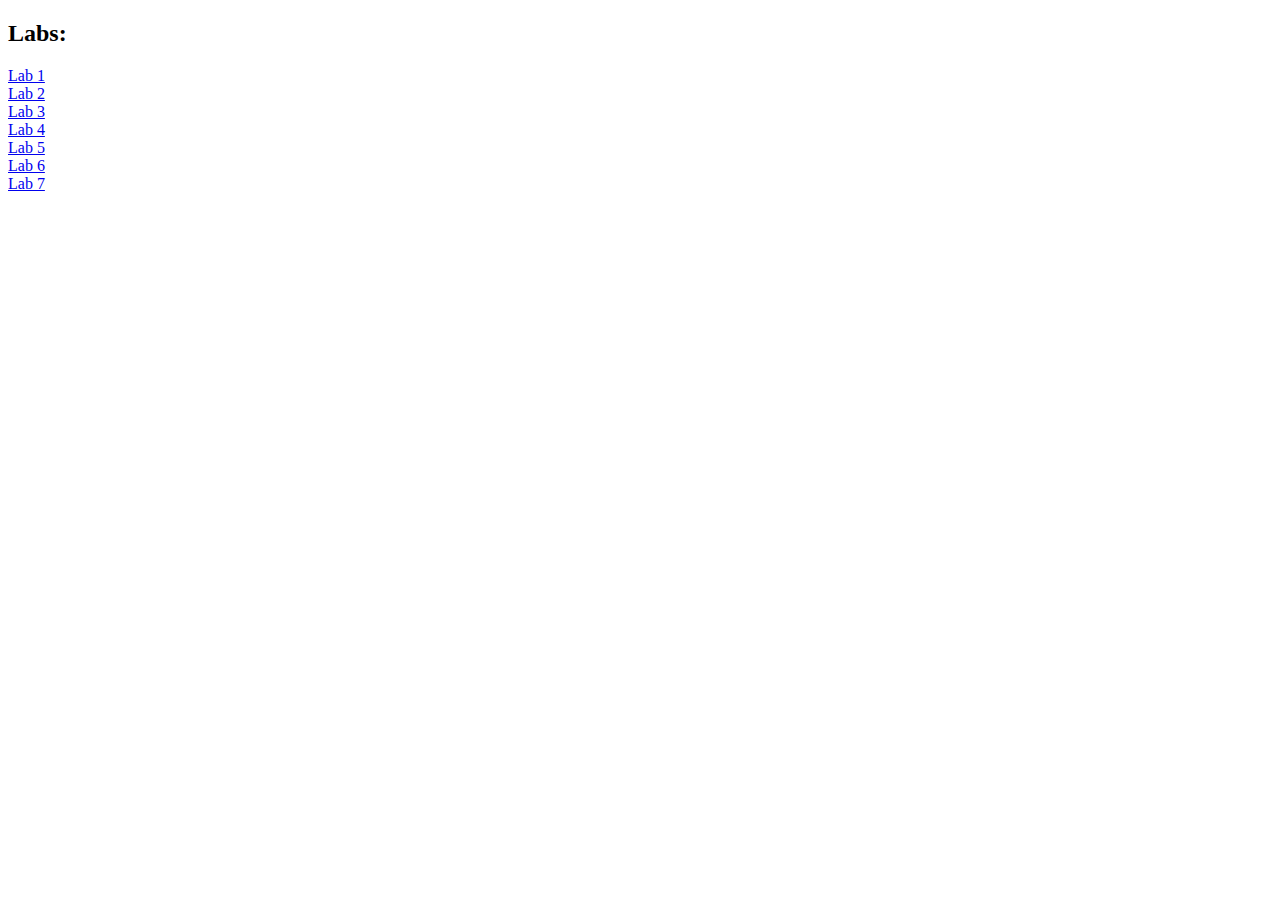
<file: index.html>
<!DOCTYPE html>
<html lang="en">
<head>
    <meta charset="UTF-8">
    <meta name="description" content="Front End course project">
    <meta name="keywords" content="HTML, CSS, JavaScript">
    <meta http-equiv="X-UA-Compatible" content="IE=edge">
    <meta name="viewport" content="width=device-width, initial-scale=1.0">
    <title>Lutsai K. A. IT-91 V26</title>
</head>
<body>
    <div>
        <h2>Labs:</h2>
        <a href="./lab1/index.html">Lab 1</a>
        <br>
        <a href="./lab2/index.html">Lab 2</a>
        <br>
        <a href="./lab3/index.html">Lab 3</a>
        <br>
        <a href="./lab4/index.html">Lab 4</a>
        <br>
        <a href="./lab5/index.html">Lab 5</a>
        <br>
        <a href="./lab6/index.html">Lab 6</a>
        <br>
        <a href="./lab7/index.html">Lab 7</a>
    </div>
</body>
</html>
</file>
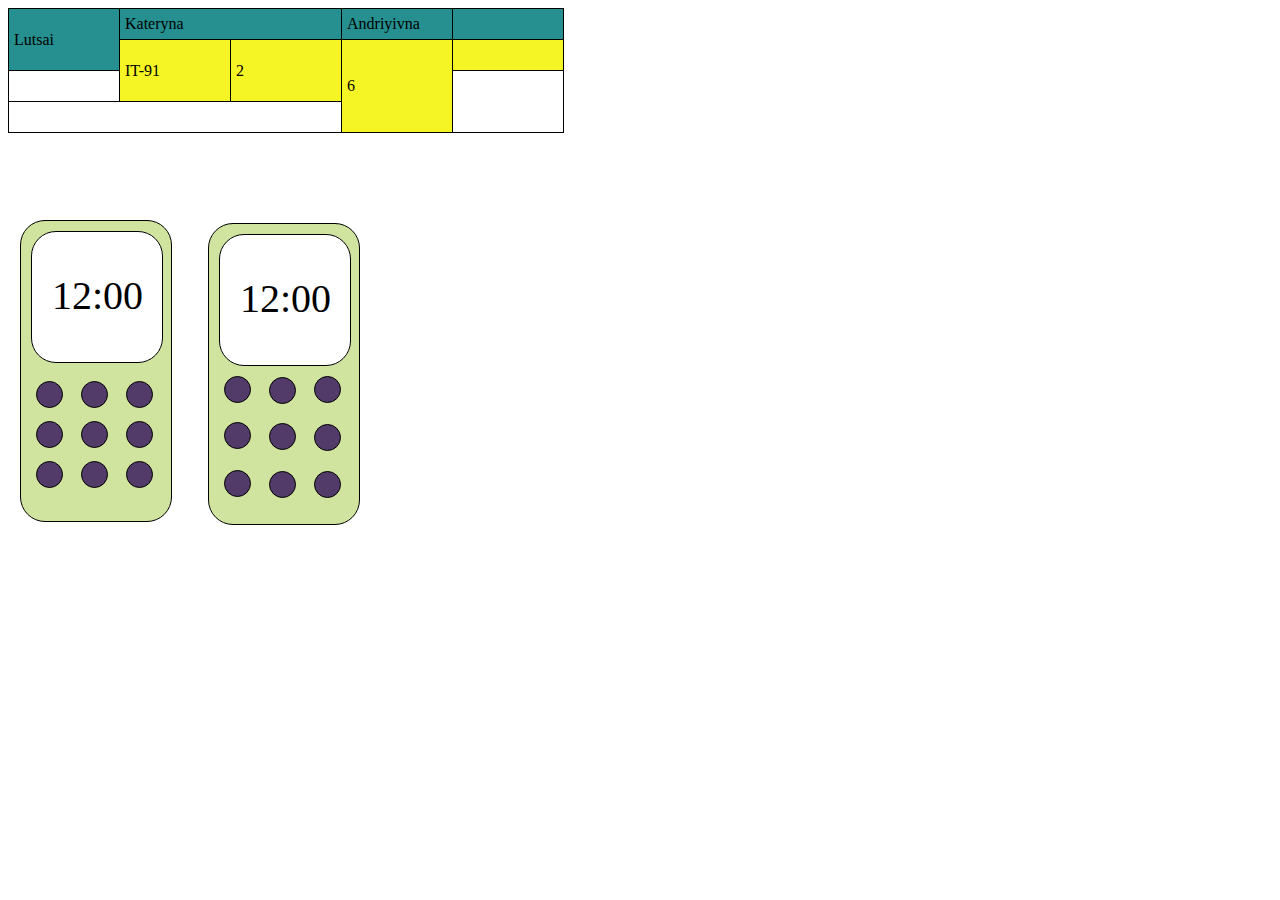
<file: lab2/index.html>
<!DOCTYPE html>
<html lang="en">
<head>
    <meta charset="UTF-8">
    <meta name="description" content="Front End course project">
    <meta name="keywords" content="HTML, CSS, JavaScript">
    <meta http-equiv="X-UA-Compatible" content="IE=edge">
    <meta name="viewport" content="width=device-width, initial-scale=1.0">
    <title>Lutsai K. A. IT-91 Lab2 V6</title>
    <link rel="stylesheet" href="style.css">
</head>
<body>
    <div>
        <table>
            <tr class="tr1">
                <td rowspan="2">Lutsai</td>
                <td colspan="2">Kateryna</td>
                <td>Andriyivna</td>
                <td></td>
            </tr>
            <tr class="tr2">
                <td rowspan="2">IT-91</td>
                <td rowspan="2">2</td>
                <td rowspan="3">6</td>
                <td></td>
            </tr>
            <tr>
                <td></td>
                <td rowspan="2"></td>
            </tr>
            <tr>
                <td colspan="3"></td>
            </tr>
        </table>
    </div>
    <div>
        <div class="pa phone">
            <div class="pa screen">
                <p class="pa time">12:00</p>
            </div>
            <div class="pa row1 col1 button"></div>
            <div class="pa row1 col2 button"></div>
            <div class="pa row1 col3 button"></div>
            <div class="pa row2 col1 button"></div>
            <div class="pa row2 col2 button"></div>
            <div class="pa row2 col3 button"></div>
            <div class="pa row3 col1 button"></div>
            <div class="pa row3 col2 button"></div>
            <div class="pa row3 col3 button"></div>
        </div>

        <div class="device">
            <div class="display">
                <p class="data">12:00</p>
            </div>
            <div class="but button1"></div>
            <div class="but button2"></div>
            <div class="but button3"></div>
            <div class="but button4"></div>
            <div class="but button5"></div>
            <div class="but button6"></div>
            <div class="but button7"></div>
            <div class="but button8"></div>
            <div class="but button9"></div>
        </div>
    </div>
    
</body>
</html>
</file>
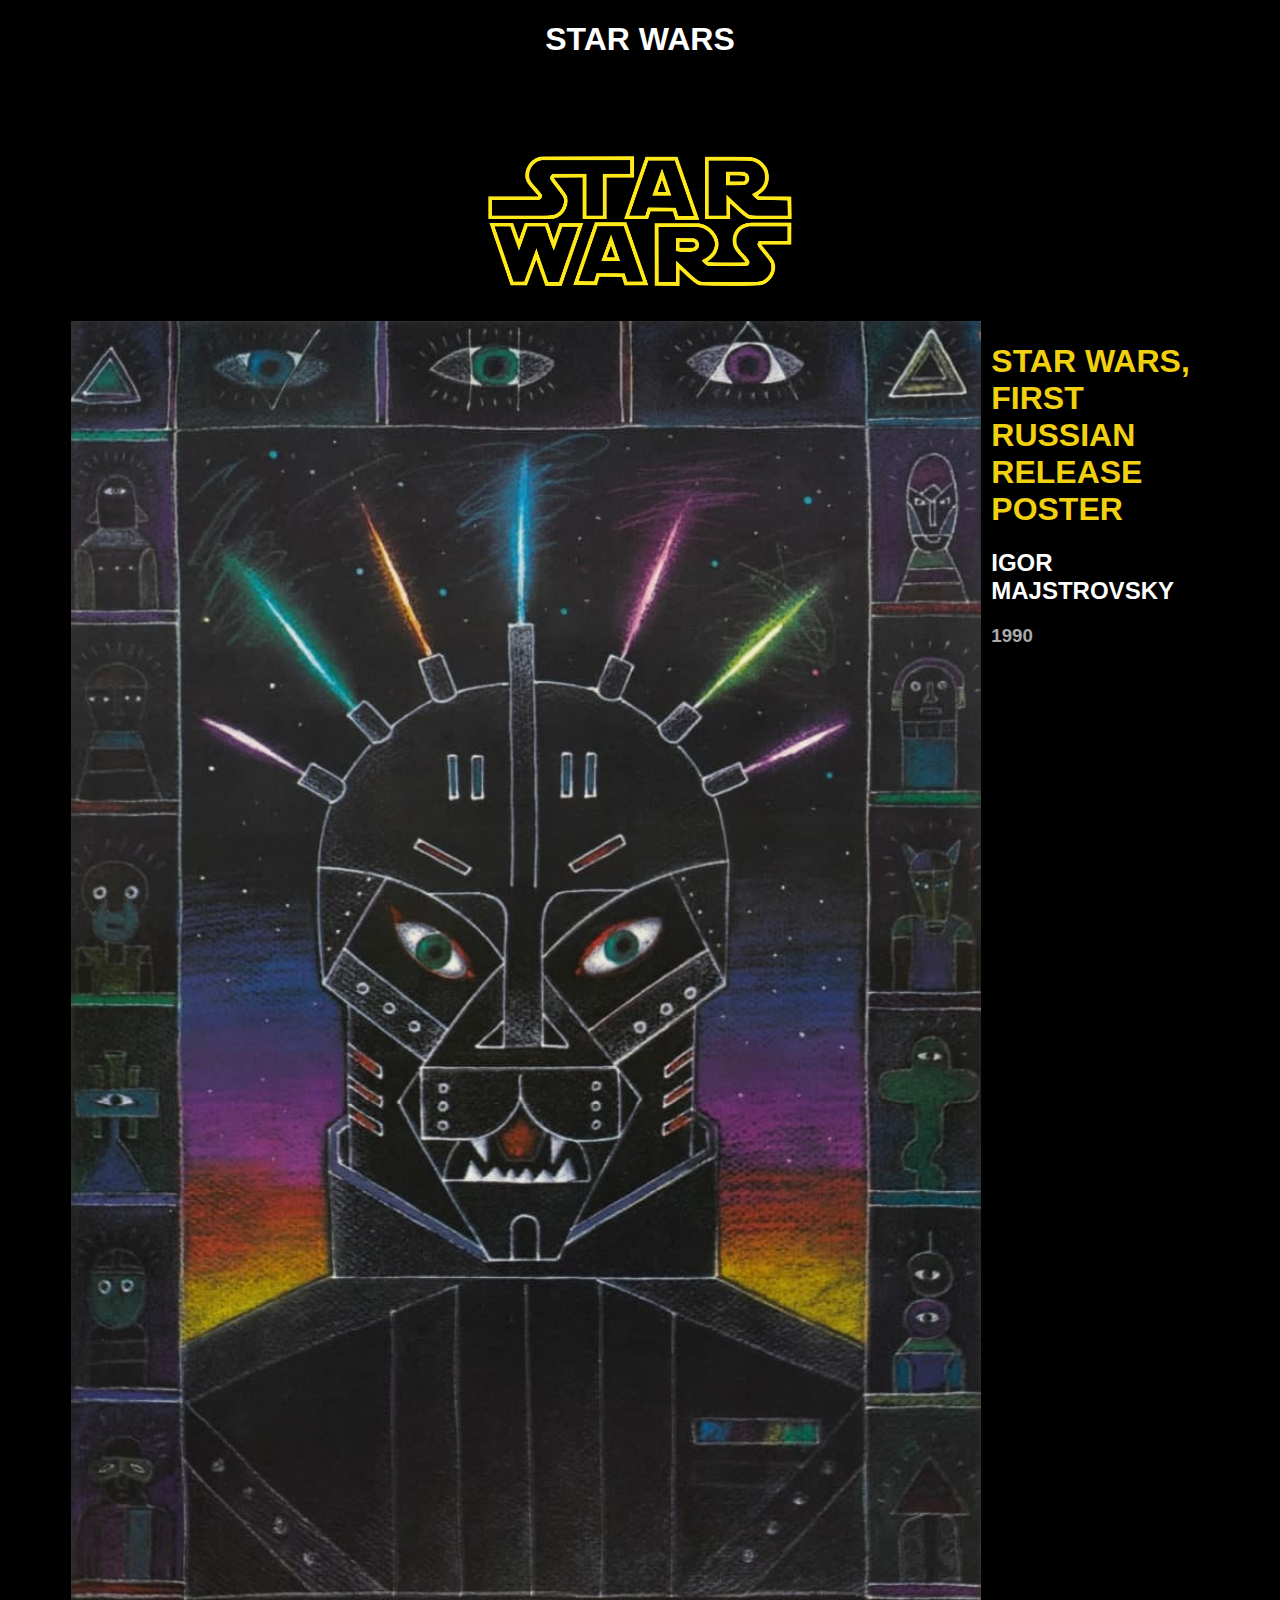
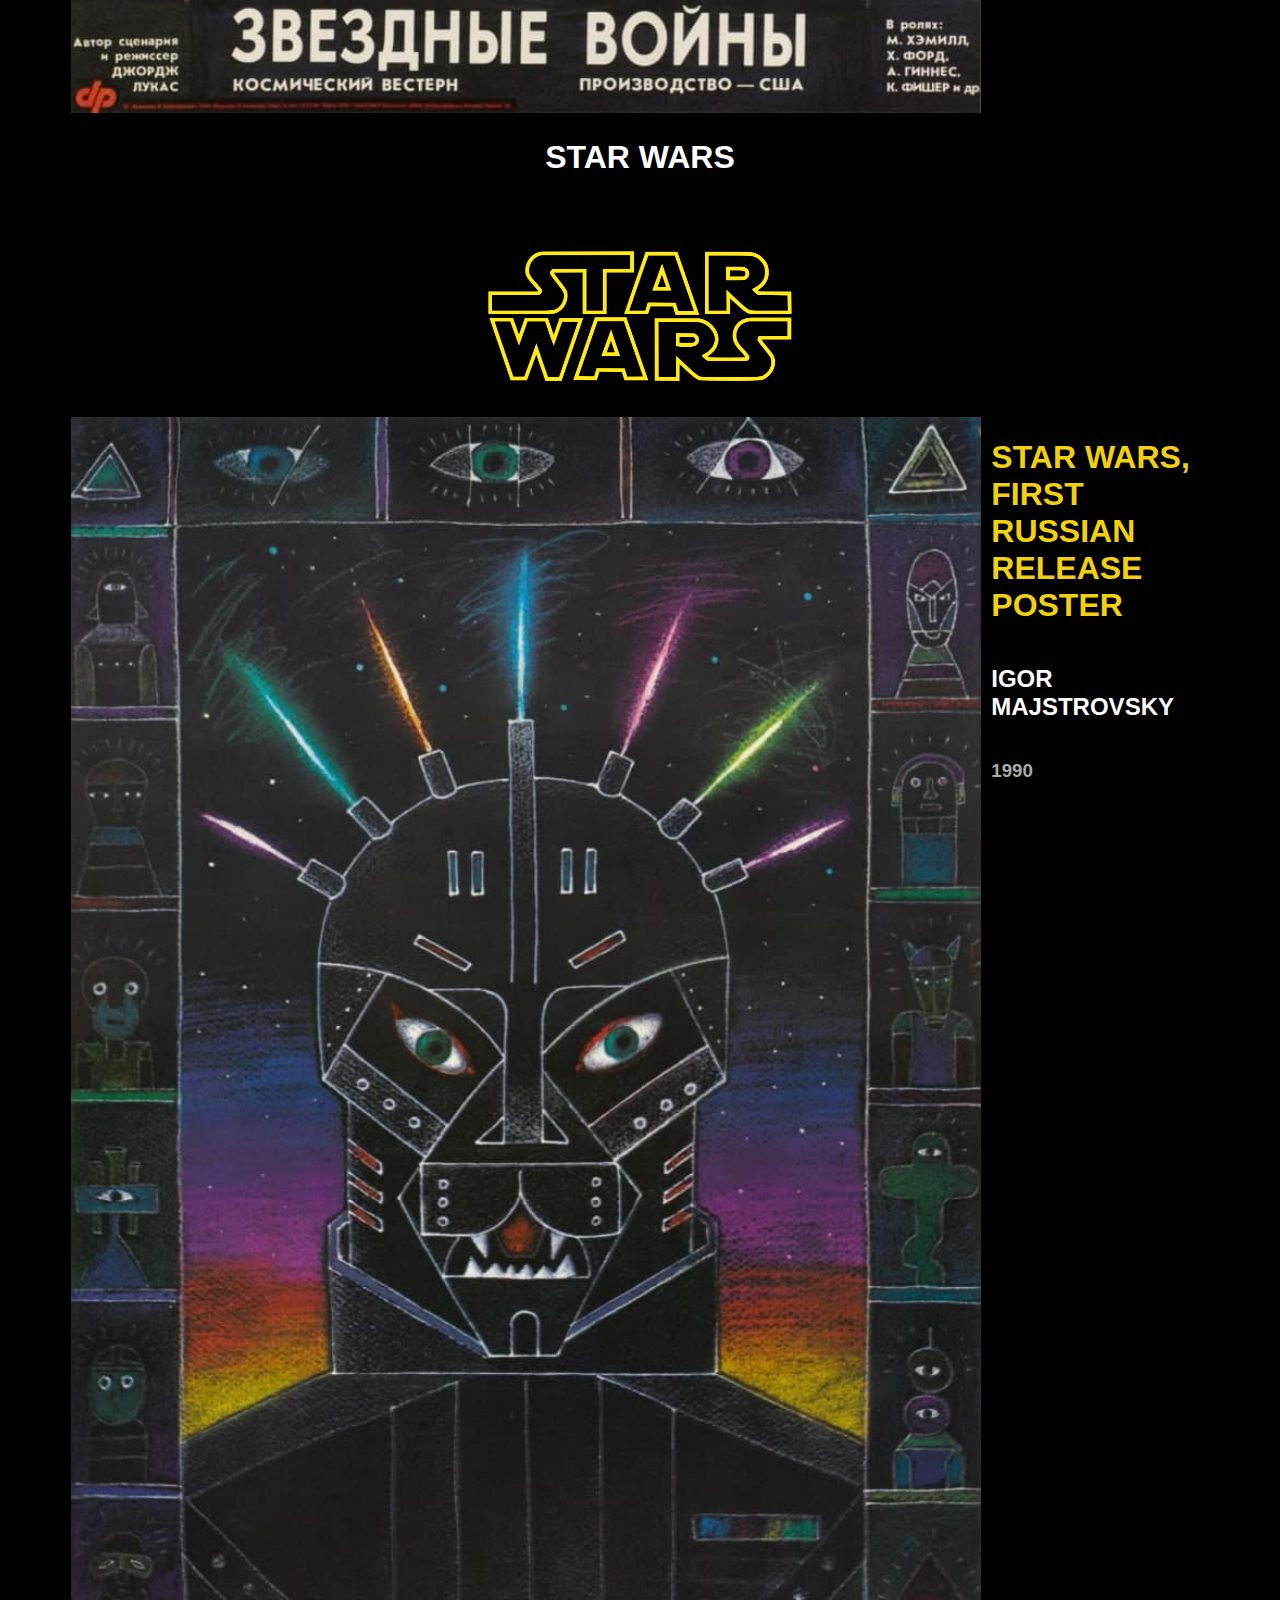
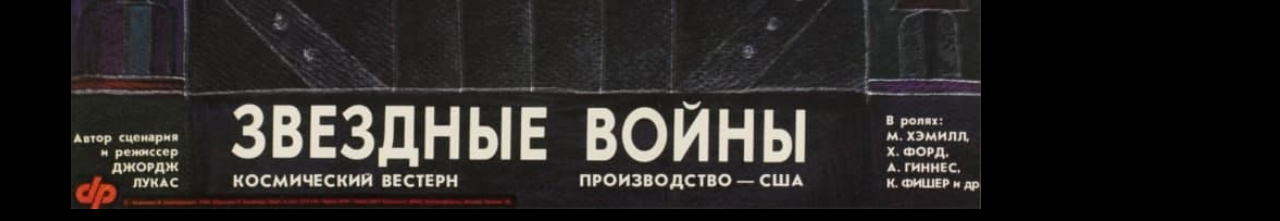
<file: lab3/index.html>
<!DOCTYPE html>
<html lang="en">
<head>
    <meta charset="UTF-8">
    <meta name="description" content="Front End course project">
    <meta name="keywords" content="HTML, CSS, JavaScript">
    <meta http-equiv="X-UA-Compatible" content="IE=edge">
    <meta name="viewport" content="width=device-width, initial-scale=1.0">
    <title>Lutsai K. A. IT-91 Lab3 V6</title>
    <link rel="stylesheet" href="style.css">
</head>
<body>
    <div id="container1" class="container">
        <div id="top">
            <h1>STAR WARS</h1>
        </div>
        <div id="topImage">
            <img src="./images/logo.png">
        </div>
        <div id="content">
            <div id="mainImage">
                <img src="./images/poster.jpg">
            </div>
            <div id="aside">
                <h1>STAR WARS, FIRST RUSSIAN RELEASE POSTER</h1>
                <h2>IGOR MAJSTROVSKY</h2>
                <h3>1990</h3>
            </div>
        </div>
    </div>

    <div id="container2" class="container">
        <div id="header">
            <div id="headerText">
                <h1>STAR WARS</h1>
            </div>
            <div id="headerImage">
                <img src="./images/logo.png">
            </div>
        </div>
        <div id="main">
            <div id="poster">
                <img src="./images/poster.jpg">
            </div>
            <div id="data">
                <h1>STAR WARS, FIRST RUSSIAN RELEASE POSTER</h1>
                <h2>IGOR MAJSTROVSKY</h2>
                <h3>1990</h3>
            </div>
        </div>
    </div>
</body>
</html>
</file>
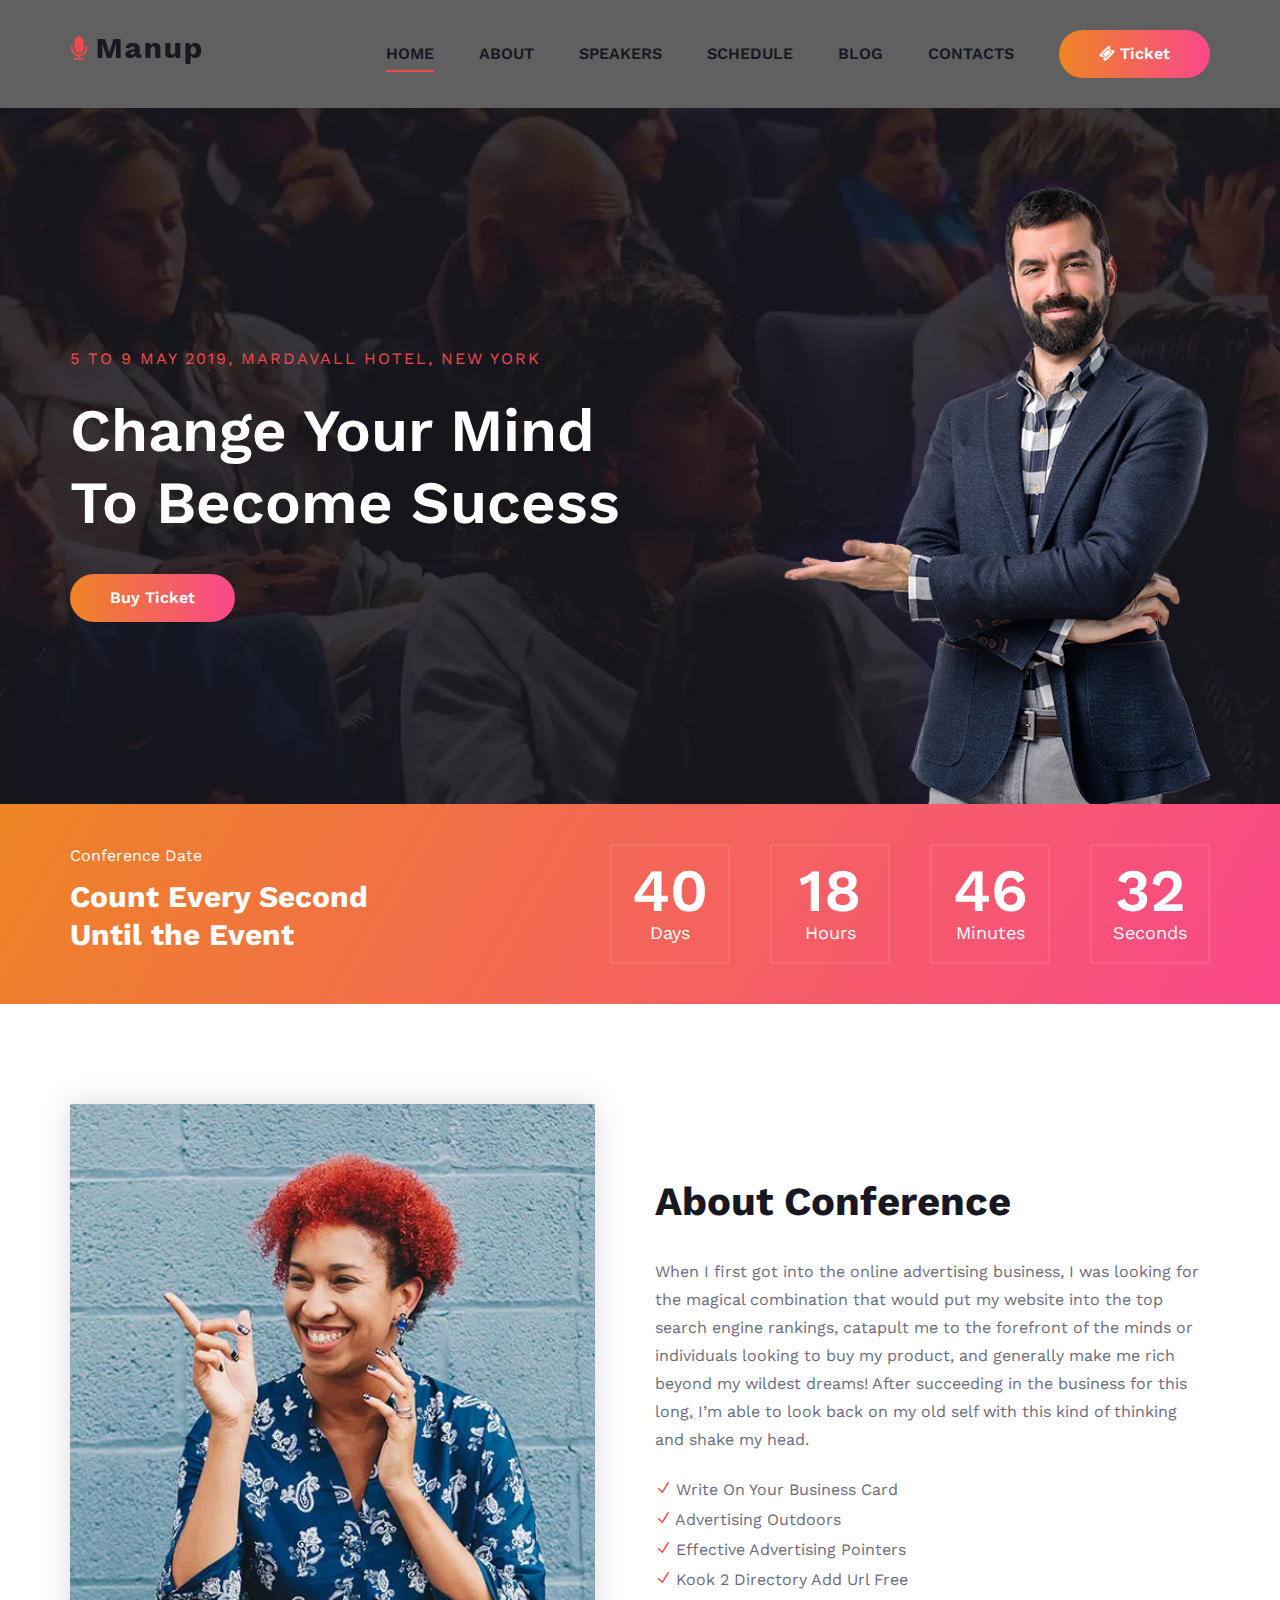
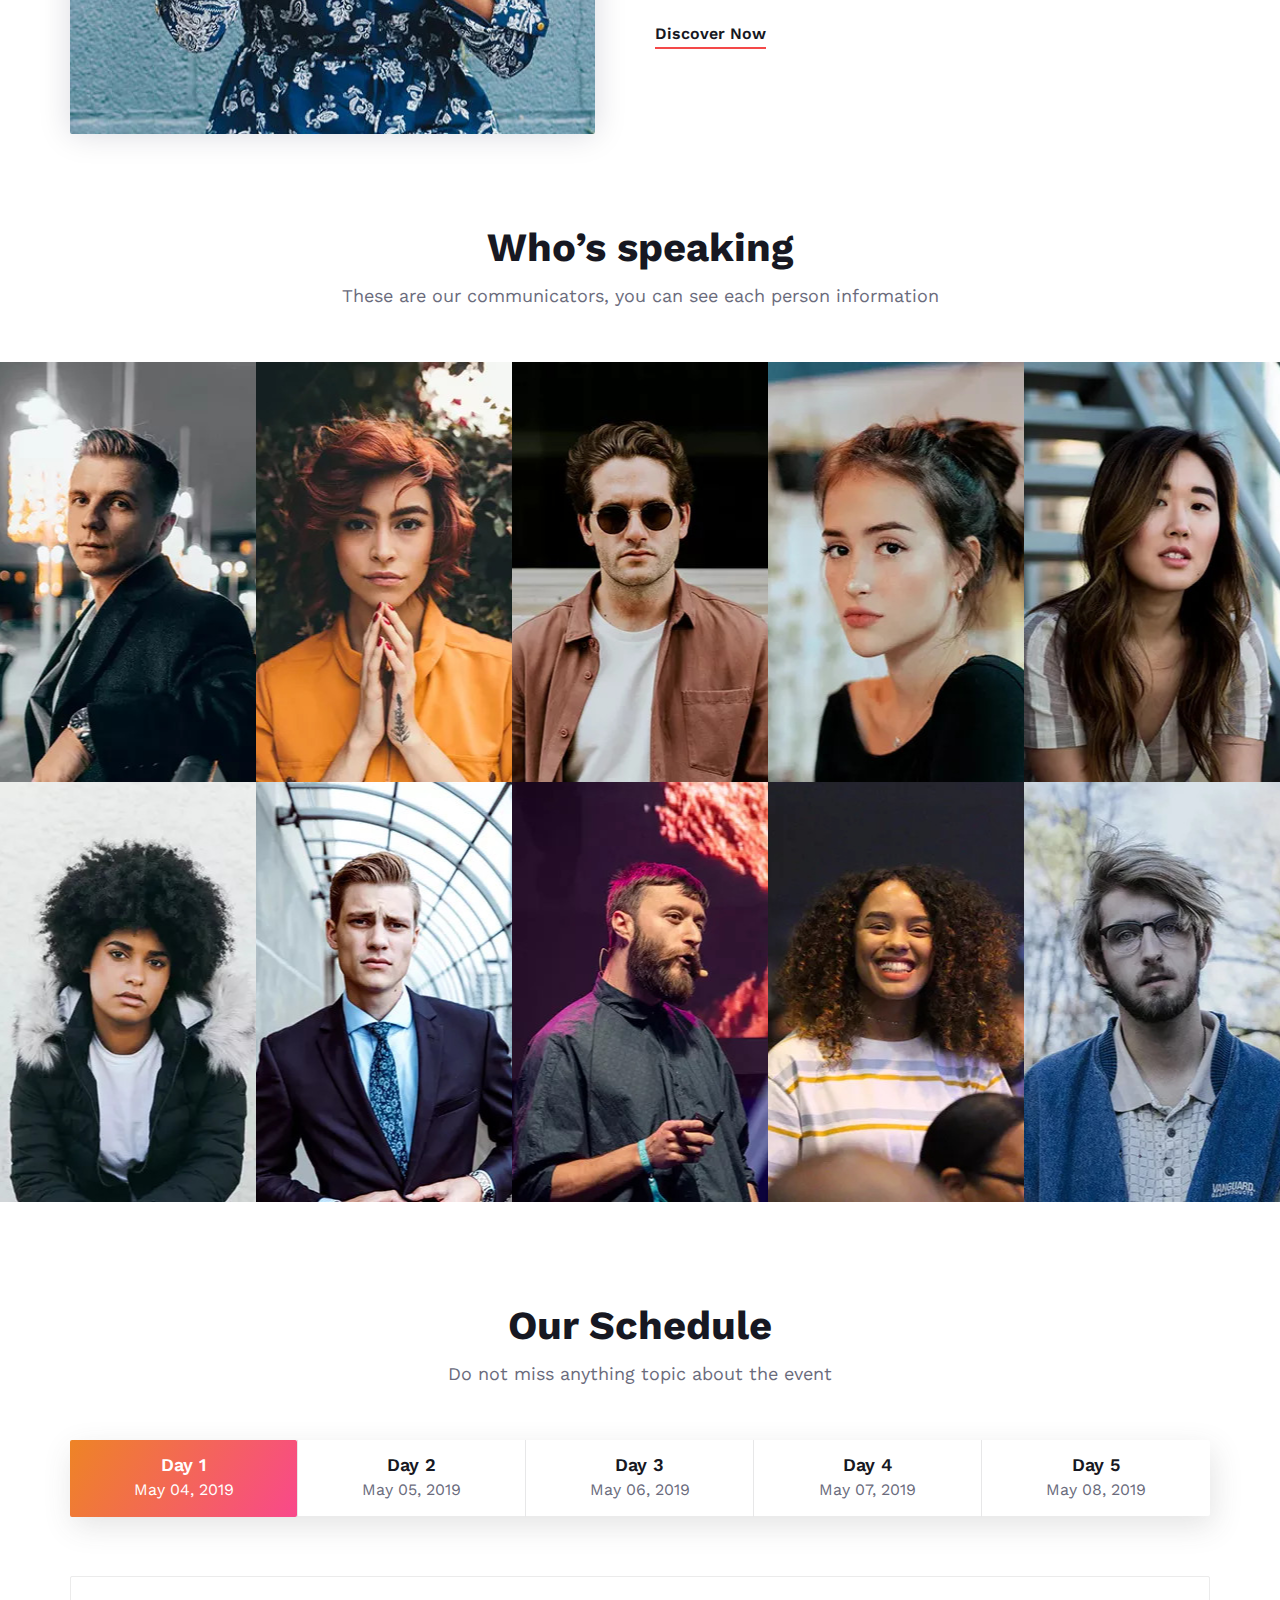
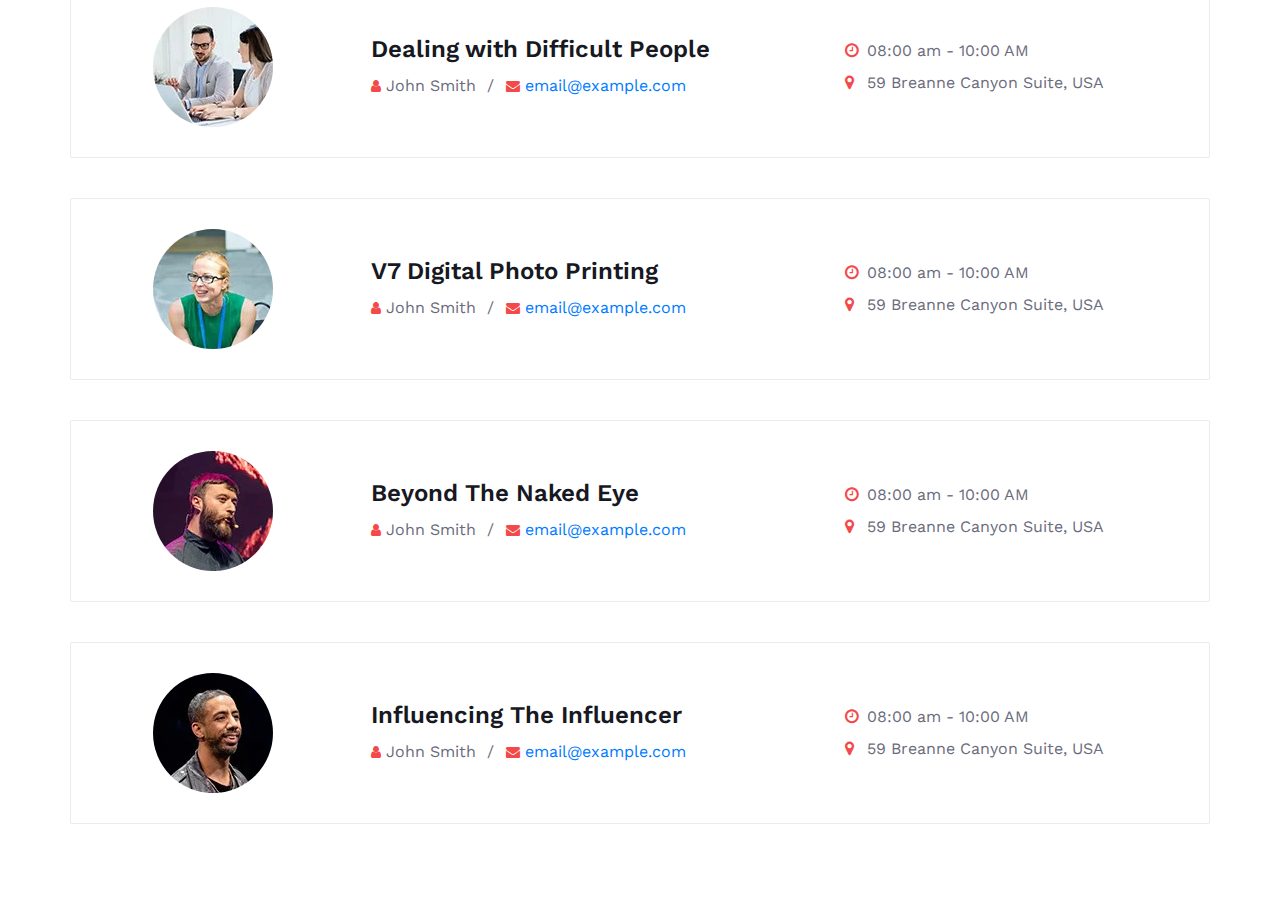
<file: lab4/index.html>
<!DOCTYPE html>
<html lang="en">
<head>
    <meta charset="UTF-8">
    <meta name="description" content="Front End course project">
    <meta name="keywords" content="HTML, CSS, JavaScript">
    <meta http-equiv="X-UA-Compatible" content="IE=edge">
    <meta name="viewport" content="width=device-width, initial-scale=1.0, maximum-scale=1.0, user-scalable=0" />
    <meta name="robots" content="noindex, nofollow" />

    <title>Lutsai K. A. IT-91 Lab4 V26</title>
    <link rel="stylesheet" href="style.css">
    <link href="https://fonts.googleapis.com/css?family=Work+Sans:400,500,600,700,800,900&display=swap" rel="stylesheet">
    <link href="https://fonts.googleapis.com/css?family=Poppins:400,500,600,700&display=swap" rel="stylesheet">
</head>
<body>
  <header class="header-section">
    <div class="container">
      <div class="logo">
        <a href="./index.html"><img src="./img/manup.png" alt=""></a>
      </div>

      <div class="nav-menu">
        <nav class="mainmenu mobile-menu">
          <ul>
            <li class="active"><a href="./index.html">Home</a></li>
            <li><a href="./index.html">About</a></li>
            <li><a href="./index.html">Speakers</a>
              <ul class="dropdown">
                <li><a href="#">Jayden</a></li>
                <li><a href="#">Sara</a></li>
                <li><a href="#">Emma</a></li>
                <li><a href="#">Harriet</a></li>
              </ul>
            </li>
            <li><a href="./index.html">Schedule</a></li>
            <li><a href="./index.html">Blog</a></li>
            <li><a href="./index.html">Contacts</a></li>
          </ul>
        </nav>
        <a href="#" class="primary-btn top-btn"><i class="fa fa-ticket"></i> Ticket</a>
      </div>
      <div id="mobile-menu-wrap"></div>
    </div>
  </header>

  <section class="hero-section set-bg" data-setbg="./img/hero.jpg">
    <div class="container">
      <div class="row">
        <div class="col-lg-7">
          <div class="hero-text">
            <span>5 to 9 may 2019, mardavall hotel, New York</span>
            <h2>Change Your Mind<br /> To Become Sucess</h2>
            <a href="#" class="primary-btn">Buy Ticket</a>
          </div>
        </div>
        <div class="col-lg-5">
          <img src="./img/xhero-right.png" alt="">
        </div>
      </div>
    </div>
  </section>

  <section class="counter-section bg-gradient">
    <div class="container">
      <div class="row">
        <div class="col-lg-4">
          <div class="counter-text">
            <span>Conference Date</span>
            <h3>Count Every Second <br />Until the Event</h3>
          </div>
        </div>
        <div class="col-lg-8">
          <div class="cd-timer" id="countdown">
            <div class="cd-item">
              <span>40</span>
              <p>Days</p>
            </div>
            <div class="cd-item">
              <span>18</span>
              <p>Hours</p>
            </div>
            <div class="cd-item">
              <span>46</span>
              <p>Minutes</p>
            </div>
            <div class="cd-item">
              <span>32</span>
              <p>Seconds</p>
            </div>
          </div>
        </div>
      </div>
    </div>
  </section>

  <section class="home-about-section spad">
    <div class="container">
      <div class="row">
        <div class="col-lg-6">
          <div class="ha-pic">
            <img src="./img/xh-about.jpg" alt="">
          </div>
        </div>
        <div class="col-lg-6">
          <div class="ha-text">
            <h2>About Conference</h2>
            <p>When I first got into the online advertising business, I was looking for the magical
            combination that would put my website into the top search engine rankings, catapult me to
            the forefront of the minds or individuals looking to buy my product, and generally make me
            rich beyond my wildest dreams! After succeeding in the business for this long, I’m able to
            look back on my old self with this kind of thinking and shake my head.</p>
            <ul>
              <li><span class="icon_check"></span> Write On Your Business Card</li>
              <li><span class="icon_check"></span> Advertising Outdoors</li>
              <li><span class="icon_check"></span> Effective Advertising Pointers</li>
              <li><span class="icon_check"></span> Kook 2 Directory Add Url Free</li>
            </ul>
            <a href="#" class="ha-btn">Discover Now</a>
          </div>
        </div>
      </div>
    </div>
  </section>


  <section class="team-member-section">
    <div class="container">
      <div class="row">
        <div class="col-lg-12">
          <div class="section-title">
            <h2>Who’s speaking</h2>
            <p>These are our communicators, you can see each person information</p>
          </div>
        </div>
      </div>
    </div>
    <div class="member-item set-bg" data-setbg="./img/team-member/member-1.jpg">
      <div class="mi-social">
        <div class="mi-social-inner bg-gradient">
          <a href="#"><i class="fa fa-facebook"></i></a>
          <a href="#"><i class="fa fa-instagram"></i></a>
          <a href="#"><i class="fa fa-twitter"></i></a>
          <a href="#"><i class="fa fa-linkedin"></i></a>
        </div>
      </div>
      <div class="mi-text">
        <h5>Emma Sandoval</h5>
        <span>Speaker</span>
      </div>
    </div>
    <div class="member-item set-bg" data-setbg="./img/team-member/member-2.jpg">
      <div class="mi-social">
        <div class="mi-social-inner bg-gradient">
          <a href="#"><i class="fa fa-facebook"></i></a>
          <a href="#"><i class="fa fa-instagram"></i></a>
          <a href="#"><i class="fa fa-twitter"></i></a>
          <a href="#"><i class="fa fa-linkedin"></i></a>
        </div>
      </div>
      <div class="mi-text">
        <h5>Emma Sandoval</h5>
        <span>Speaker</span>
      </div>
    </div>
    <div class="member-item set-bg" data-setbg="./img/team-member/member-3.jpg">
      <div class="mi-social">
        <div class="mi-social-inner bg-gradient">
          <a href="#"><i class="fa fa-facebook"></i></a>
          <a href="#"><i class="fa fa-instagram"></i></a>
          <a href="#"><i class="fa fa-twitter"></i></a>
          <a href="#"><i class="fa fa-linkedin"></i></a>
        </div>
      </div>
      <div class="mi-text">
        <h5>Emma Sandoval</h5>
        <span>Speaker</span>
      </div>
    </div>
    <div class="member-item set-bg" data-setbg="./img/team-member/member-4.jpg">
      <div class="mi-social">
        <div class="mi-social-inner bg-gradient">
          <a href="#"><i class="fa fa-facebook"></i></a>
          <a href="#"><i class="fa fa-instagram"></i></a>
          <a href="#"><i class="fa fa-twitter"></i></a>
          <a href="#"><i class="fa fa-linkedin"></i></a>
        </div>
      </div>
      <div class="mi-text">
        <h5>Emma Sandoval</h5>
        <span>Speaker</span>
      </div>
    </div>
    <div class="member-item set-bg" data-setbg="./img/team-member/member-5.jpg">
      <div class="mi-social">
        <div class="mi-social-inner bg-gradient">
          <a href="#"><i class="fa fa-facebook"></i></a>
          <a href="#"><i class="fa fa-instagram"></i></a>
          <a href="#"><i class="fa fa-twitter"></i></a>
          <a href="#"><i class="fa fa-linkedin"></i></a>
        </div>
      </div>
      <div class="mi-text">
        <h5>Emma Sandoval</h5>
        <span>Speaker</span>
      </div>
    </div>
    <div class="member-item set-bg" data-setbg="./img/team-member/member-6.jpg">
      <div class="mi-social">
        <div class="mi-social-inner bg-gradient">
          <a href="#"><i class="fa fa-facebook"></i></a>
          <a href="#"><i class="fa fa-instagram"></i></a>
          <a href="#"><i class="fa fa-twitter"></i></a>
          <a href="#"><i class="fa fa-linkedin"></i></a>
        </div>
      </div>
      <div class="mi-text">
        <h5>Emma Sandoval</h5>
        <span>Speaker</span>
      </div>
    </div>
    <div class="member-item set-bg" data-setbg="./img/team-member/member-7.jpg">
      <div class="mi-social">
        <div class="mi-social-inner bg-gradient">
          <a href="#"><i class="fa fa-facebook"></i></a>
          <a href="#"><i class="fa fa-instagram"></i></a>
          <a href="#"><i class="fa fa-twitter"></i></a>
          <a href="#"><i class="fa fa-linkedin"></i></a>
        </div>
      </div>
      <div class="mi-text">
        <h5>Emma Sandoval</h5>
        <span>Speaker</span>
      </div>
    </div>
    <div class="member-item set-bg" data-setbg="./img/team-member/member-8.jpg">
      <div class="mi-social">
        <div class="mi-social-inner bg-gradient">
          <a href="#"><i class="fa fa-facebook"></i></a>
          <a href="#"><i class="fa fa-instagram"></i></a>
          <a href="#"><i class="fa fa-twitter"></i></a>
          <a href="#"><i class="fa fa-linkedin"></i></a>
        </div>
      </div>
      <div class="mi-text">
        <h5>Emma Sandoval</h5>
        <span>Speaker</span>
      </div>
    </div>
    <div class="member-item set-bg" data-setbg="./img/team-member/member-9.jpg">
      <div class="mi-social">
        <div class="mi-social-inner bg-gradient">
          <a href="#"><i class="fa fa-facebook"></i></a>
          <a href="#"><i class="fa fa-instagram"></i></a>
          <a href="#"><i class="fa fa-twitter"></i></a>
          <a href="#"><i class="fa fa-linkedin"></i></a>
        </div>
      </div>
      <div class="mi-text">
        <h5>Emma Sandoval</h5>
        <span>Speaker</span>
      </div>
    </div>
    <div class="member-item set-bg" data-setbg="./img/team-member/member-10.jpg">
      <div class="mi-social">
        <div class="mi-social-inner bg-gradient">
          <a href="#"><i class="fa fa-facebook"></i></a>
          <a href="#"><i class="fa fa-instagram"></i></a>
          <a href="#"><i class="fa fa-twitter"></i></a>
          <a href="#"><i class="fa fa-linkedin"></i></a>
        </div>
      </div>
      <div class="mi-text">
        <h5>Emma Sandoval</h5>
        <span>Speaker</span>
      </div>
    </div>
  </section>


  <section class="schedule-section spad">
    <div class="container">
      <div class="row">
        <div class="col-lg-12">
          <div class="section-title">
            <h2>Our Schedule</h2>
            <p>Do not miss anything topic about the event</p>
          </div>
        </div>
      </div>
      <div class="row">
        <div class="col-lg-12">
          <div class="schedule-tab">
            <ul class="nav nav-tabs" role="tablist">
              <li class="nav-item">
                <a class="nav-link active" data-toggle="tab" href="#tabs-1" role="tab">
                <h5>Day 1</h5>
                <p>May 04, 2019</p>
                </a>
              </li>
              <li class="nav-item">
                <a class="nav-link" data-toggle="tab" href="#tabs-1" role="tab">
                <h5>Day 2</h5>
                <p>May 05, 2019</p>
                </a>
              </li>
              <li class="nav-item">
                <a class="nav-link" data-toggle="tab" href="#tabs-1" role="tab">
                <h5>Day 3</h5>
                <p>May 06, 2019</p>
                </a>
              </li>
              <li class="nav-item">
                <a class="nav-link" data-toggle="tab" href="#tabs-1" role="tab">
                <h5>Day 4</h5>
                <p>May 07, 2019</p>
                </a>
              </li>
              <li class="nav-item">
                <a class="nav-link" data-toggle="tab" href="#tabs-1" role="tab">
                <h5>Day 5</h5>
                <p>May 08, 2019</p>
                </a>
              </li>
            </ul>
            <div class="tab-content">
              <div class="tab-pane active" id="tabs-1" role="tabpanel">
                <div class="st-content">
                  <div class="container">
                    <div class="row">
                      <div class="col-lg-3">
                        <div class="sc-pic">
                          <img src="./img/schedule/xschedule-1.jpg" alt="">
                        </div>
                      </div>
                      <div class="col-lg-5">
                        <div class="sc-text">
                          <h4>Dealing with Difficult People</h4>
                          <ul>
                            <li><i class="fa fa-user"></i> John Smith</li>
                            <li><i class="fa fa-envelope"></i> <a href="#" class="__cf_email__">email@example.com</a>
                            </li>
                          </ul>
                        </div>
                      </div>
                      <div class="col-lg-4">
                        <ul class="sc-widget">
                          <li><i class="fa fa-clock-o"></i> 08:00 am - 10:00 AM</li>
                          <li><i class="fa fa-map-marker"></i> 59 Breanne Canyon Suite, USA
                          </li>
                        </ul>
                      </div>
                    </div>
                  </div>
                </div>
                <div class="st-content">
                  <div class="container">
                    <div class="row">
                      <div class="col-lg-3">
                        <div class="sc-pic">
                          <img src="./img/schedule/xschedule-2.jpg" alt="">
                        </div>
                      </div>
                      <div class="col-lg-5">
                        <div class="sc-text">
                        <h4>V7 Digital Photo Printing</h4>
                          <ul>
                            <li><i class="fa fa-user"></i> John Smith</li>
                            <li><i class="fa fa-envelope"></i> <a href="#" class="__cf_email__">email@example.com</a>
                            </li>
                          </ul>
                        </div>
                      </div>
                      <div class="col-lg-4">
                        <ul class="sc-widget">
                          <li><i class="fa fa-clock-o"></i> 08:00 am - 10:00 AM</li>
                          <li><i class="fa fa-map-marker"></i> 59 Breanne Canyon Suite, USA
                          </li>
                        </ul>
                      </div>
                    </div>
                  </div>
                </div>
                <div class="st-content">
                  <div class="container">
                    <div class="row">
                      <div class="col-lg-3">
                        <div class="sc-pic">
                          <img src="./img/schedule/xschedule-3.jpg" alt="">
                        </div>
                      </div>
                      <div class="col-lg-5">
                        <div class="sc-text">
                          <h4>Beyond The Naked Eye</h4>
                          <ul>
                            <li><i class="fa fa-user"></i> John Smith</li>
                            <li><i class="fa fa-envelope"></i> <a href="#" class="__cf_email__">email@example.com</a>
                            </li>
                          </ul>
                        </div>
                      </div>
                      <div class="col-lg-4">
                        <ul class="sc-widget">
                          <li><i class="fa fa-clock-o"></i> 08:00 am - 10:00 AM</li>
                          <li><i class="fa fa-map-marker"></i> 59 Breanne Canyon Suite, USA
                          </li>
                        </ul>
                      </div>
                    </div>
                  </div>
                </div>
                <div class="st-content">
                  <div class="container">
                    <div class="row">
                      <div class="col-lg-3">
                        <div class="sc-pic">
                          <img src="./img/schedule/xschedule-4.jpg" alt="">
                        </div>
                      </div>
                      <div class="col-lg-5">
                        <div class="sc-text">
                          <h4>Influencing The Influencer</h4>
                          <ul>
                            <li><i class="fa fa-user"></i> John Smith</li>
                            <li><i class="fa fa-envelope"></i> <a href="#" class="__cf_email__">email@example.com</a>
                            </li>
                          </ul>
                        </div>
                      </div>
                      <div class="col-lg-4">
                        <ul class="sc-widget">
                          <li><i class="fa fa-clock-o"></i> 08:00 am - 10:00 AM</li>
                          <li><i class="fa fa-map-marker"></i> 59 Breanne Canyon Suite, USA
                          </li>
                        </ul>
                      </div>
                    </div>
                  </div>
                </div>
              </div>
            </div>
          </div>
        </div>
      </div>
    </div>
  </section>

  <script type="text/javascript">
    var list = document.getElementsByClassName('set-bg');

    for (var i = 0; i < list.length; i++) {
      var src = list[i].getAttribute('data-setbg');
      list[i].style.backgroundImage="url('" + src + "')";
    }
  </script>

</body>
</html>
</file>
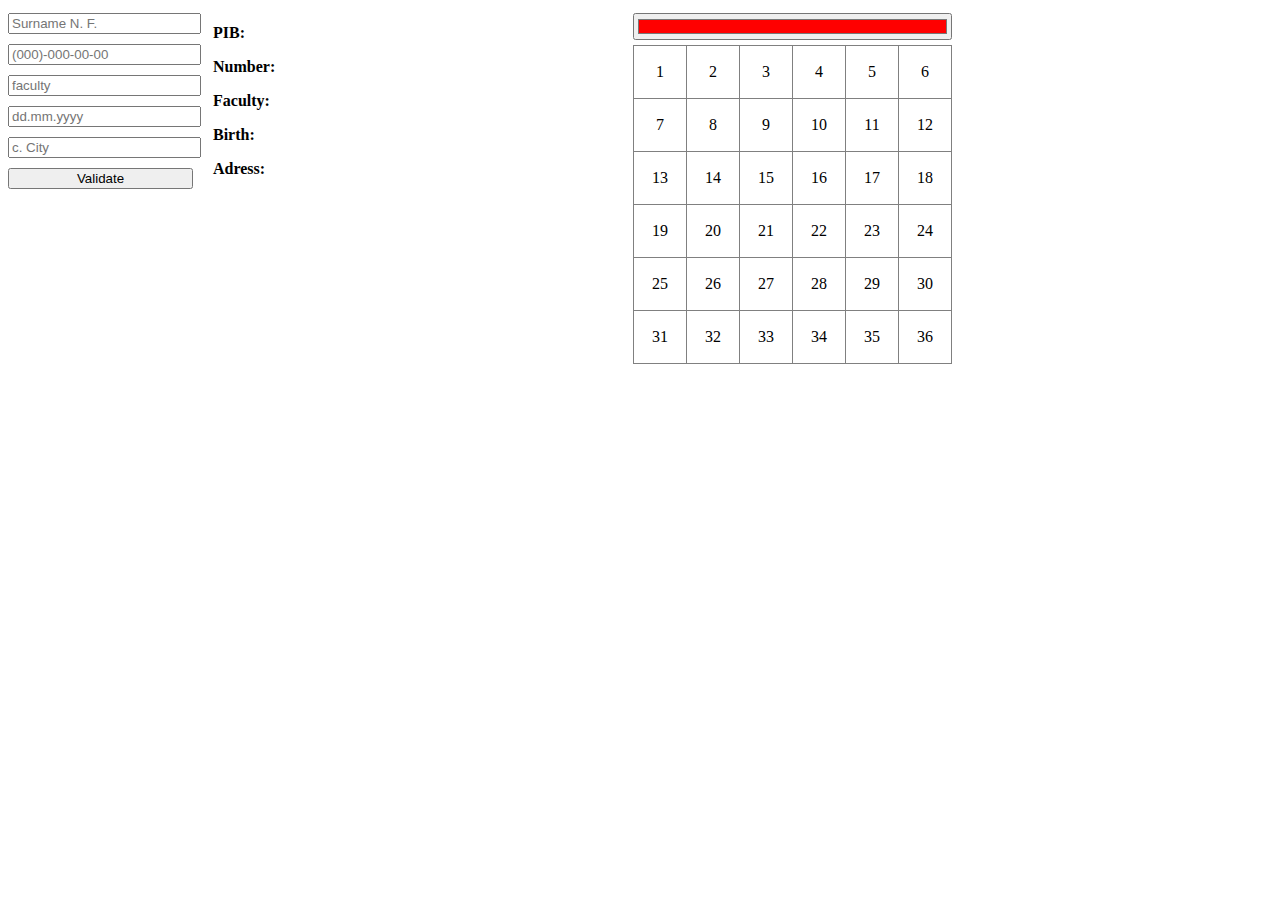
<file: lab6/index.html>
<!DOCTYPE html>
<html lang="en">
<head>
    <meta charset="UTF-8">
    <meta name="description" content="Front End course project">
    <meta name="keywords" content="HTML, CSS, JavaScript">
    <meta http-equiv="X-UA-Compatible" content="IE=edge">
    <meta name="viewport" content="width=device-width, initial-scale=1.0">

    <link rel="stylesheet" href="style.css">
    <title>Lutsai K. A. IT-91 Lab6 V26</title>
</head>
<body>
  <div class="form">
    <div>
      <form action="#" onsubmit="validate(); return false">
        <input type="text" id="name" placeholder="Surname N. F."/> <br>
        <input type="text" id="number" placeholder="(000)-000-00-00" /><br>
        <input type="text" id="faculty" placeholder="faculty" /><br>
        <input type="text" id="date" placeholder="dd.mm.yyyy" /><br>
        <input type="text" id="adress" placeholder="c. City" /><br>
        <input type="submit" value="Validate"/>
      </form>
    </div>
    <div>
      <p><b>PIB: </b><span id="nameT"></span></p>
      <p><b>Number: </b><span id="numberT"></span></p>
      <p><b>Faculty: </b><span id="facultyT"></span></p>
      <p><b>Birth: </b><span id="dateT"></span></p>
      <p><b>Adress: </b><span id="adressT"></span></p>
    </div>
    <div>
      <input type="color" id="colorpicker" value="#ff0000">
      <table id="table" border="1"> </table>
    </div>
  </div>

    <script src="script.js"></script>
</body>
</html>
</file>
<file: lab2/style.css>
table {
    border-collapse: collapse;
}
td {
    width: 100px;
    height: 20px;
    border: 1px solid black;
    padding: 5px;
}

tr.tr1 {
    background-color: #268f8f;
}
tr.tr1:hover {
    background-color: #f5f526;
}
tr.tr2 {
    background-color: #f5f526;
}
tr.tr2:hover {
    background-color: #268f8f;
}

.pa {
    position: absolute;
}

div.phone {
    top: 220px;
    left: 20px;
    border: 1px solid black;
    background-color: #D0E39F;
    border-radius: 25px;
    width: 150px;
    height: 300px;
}

div.screen {
    top: 10px;
    left: 10px;
    border: 1px solid black;
    background-color: #ffffff;
    border-radius: 25px;
    width: 130px;
    height: 130px;
}

p.time {
    top: 0px;
    left: 20px;
    font-size: 2.5em;
}

div.button {
    background-color: #523A69;
    border: 1px solid black;
    border-radius: 25px;
    width: 25px;
    height: 25px;
}

div.row1 {
    top: 160px;
}
div.row2 {
    top: 200px;
}
div.row3 {
    top: 240px;
}

div.col1 {
    left: 15px;
}
div.col2 {
    left: 60px;
}
div.col3 {
    left: 105px;
}

div.device {
    transform: matrix(1, 0, 0, 1, 200, 90);
    border: 1px solid black;
    background-color: #D0E39F;
    border-radius: 25px;
    width: 150px;
    height: 300px;
}

div.display {
    transform: matrix(1, 0, 0, 1, 10, 10);
    border: 1px solid black;
    background-color: #ffffff;
    border-radius: 25px;
    width: 130px;
    height: 130px;
}

p.data {
    transform: matrix(1, 0, 0, 1, 20, 0);
    font-size: 2.5em;
}

div.but {
    background-color: #523A69;
    border: 1px solid black;
    border-radius: 25px;
    width: 25px;
    height: 25px;
}

div.button1 {
    transform: matrix(1, 0, 0, 1, 15, 20);
}
div.button2 {
    transform: matrix(1, 0, 0, 1, 60, -6);
}
div.button3 {
    transform: matrix(1, 0, 0, 1, 105, -34);
}
div.button4 {
    transform: matrix(1, 0, 0, 1, 15, -15);
}
div.button5 {
    transform: matrix(1, 0, 0, 1, 60, -41);
}
div.button6 {
    transform: matrix(1, 0, 0, 1, 105, -67);
}
div.button7 {
    transform: matrix(1, 0, 0, 1, 15, -48);
}
div.button8 {
    transform: matrix(1, 0, 0, 1, 60, -74);
}
div.button9 {
    transform: matrix(1, 0, 0, 1, 105, -101);
}
</file>
<file: lab3/style.css>
body {
    background: black;
    color: white;
    font-family: Calibri, sans-serif;
    font-size: 16px;
}

.container {
    width: 90%;
    margin: 0 auto;
}

#top {
    width: 100%;
    height: 100px;
}

#top h1,
#headerText h1 {
    text-align: center;
}

#topImage {
    width: 100%;
    height: 200px;
}

#topImage img {
    display: block;
    height: 200px;
    width: auto;
    margin: 0 auto;
}

#content {
    width: 100%
}

#mainImage {
    width: 80%;
    float: left;
}

#mainImage img {
    width: 100%;
    height: auto;
}

#aside {
    width: 20%;
    float: right;
}

#aside *,
#data * {
    position: relative;
    left: 10px;
}

#aside h1,
#data h1 {
    color: #f1d00f;
}

#aside h3,
#data h3 {
    color: #aaaaaa;
}


#container2 {
    display: flex;
    flex-direction: column;
}

#header {
    width: 100%;
    height: 300px;
    display: flex;
    flex-direction: column;
    align-items: center;
    align-content: start;
}

#headerText {
    flex-basis: 33%;
    width: 100%;
}

#headerImage {
    flex-basis: 66%;
    max-height: 200px;
    width: 100%;
}

#headerImage img {
    display: block;
    height: 100%;
    max-height: 100%;
    width: auto;
    margin: 0 auto;
}

#main {
    width: 100%;
    display: flex;
    flex-direction: row;
    flex-wrap: wrap;
}

#poster {
    flex-basis: 80%;
    flex-grow: 1;
}

#poster img {
    max-width: 100%;
    width: 100%;
    height: auto;
}

#data {
    flex-basis: 20%;
    display: flex;
    flex-direction: column;
    flex-grow: 1;
}
</file>
<file: lab6/style.css>
.form {
  display: flex;
  flex-direction: row;
  gap: 20px;
}

td {
  text-align: center;
  vertical-align: center;
  width: 50px;
  height: 50px;
}

p {
  width: 400px;
}

table {
  border-collapse:collapse;
}

input {
  width: 100%;
  margin: 5px 0;
}
</file>
